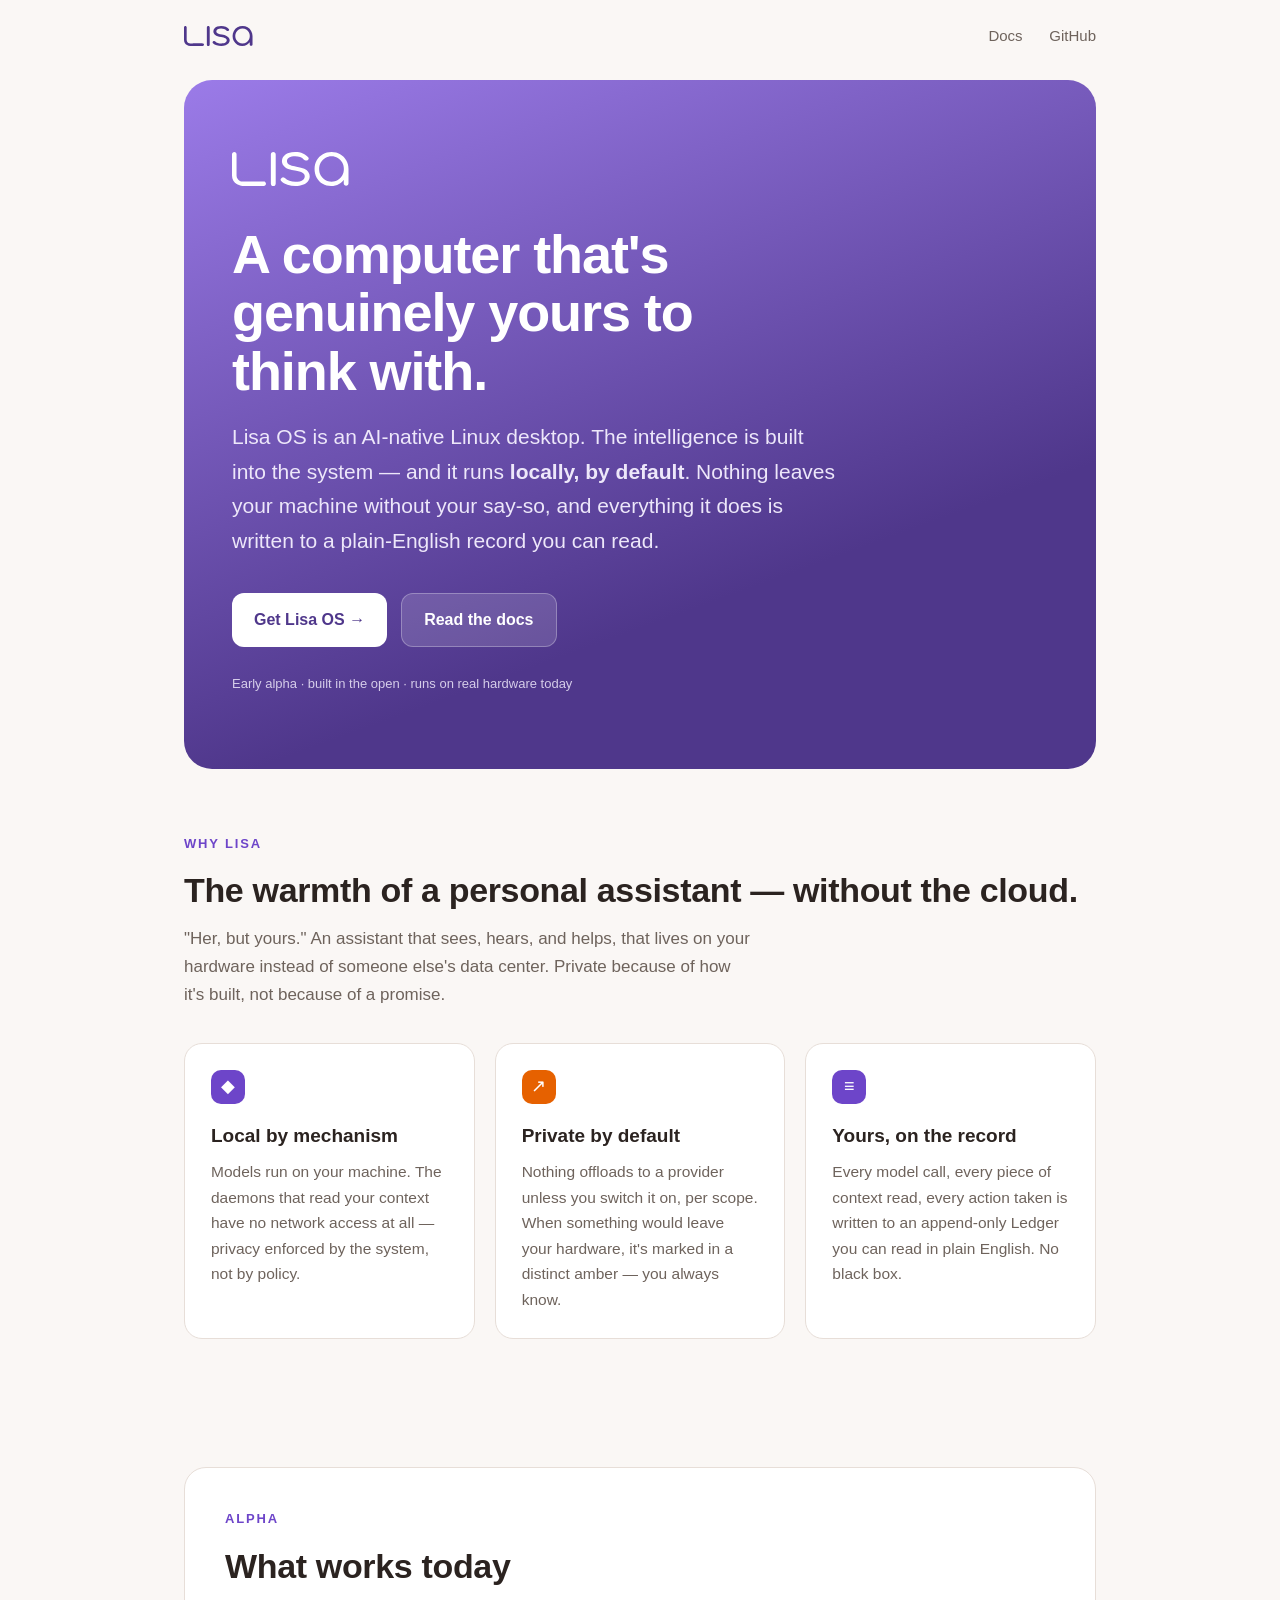
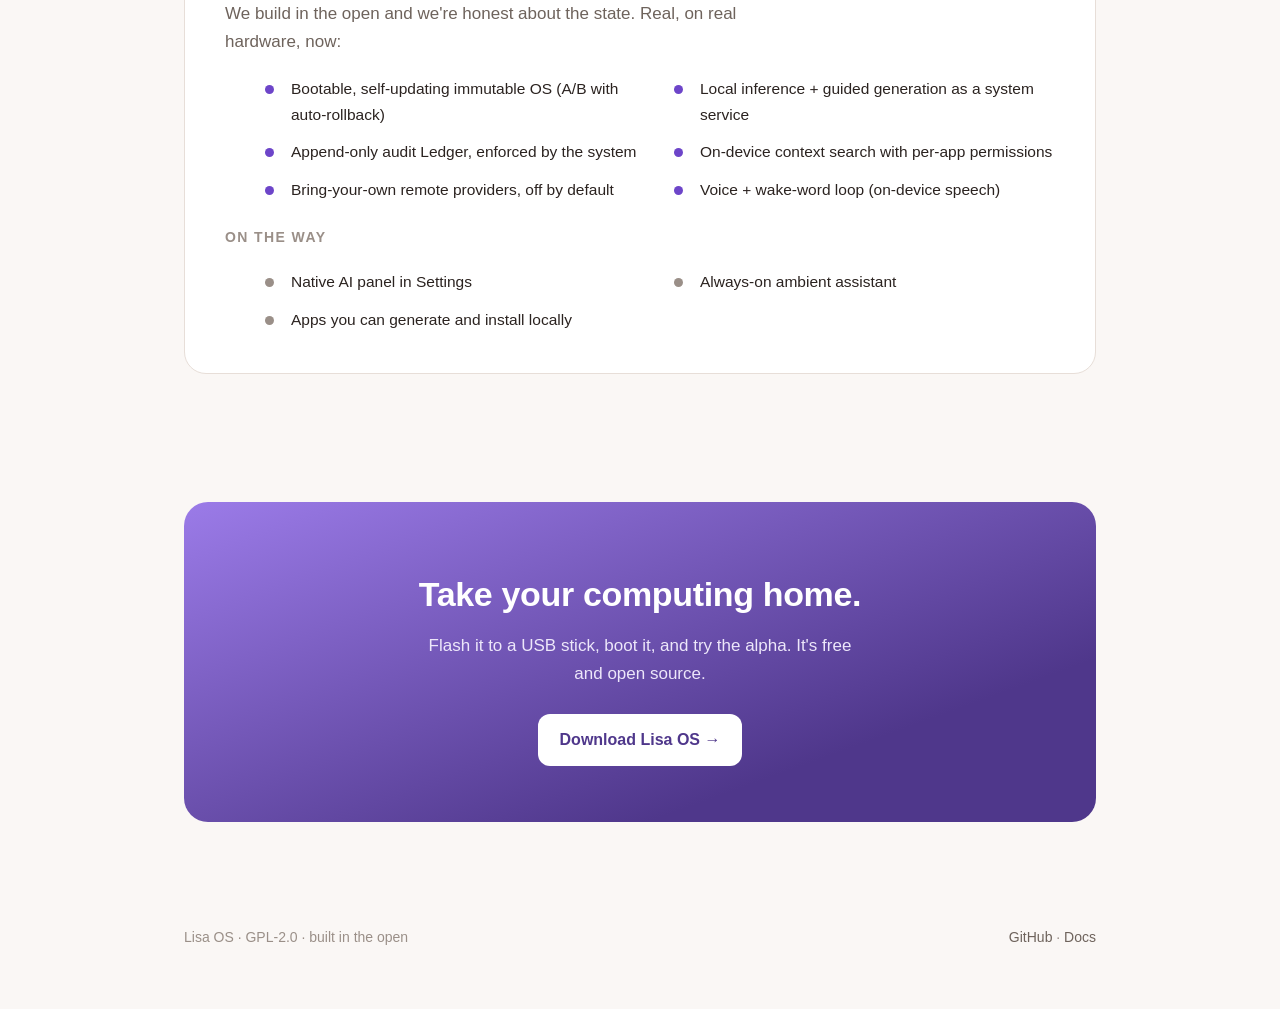
<file: web/app/public/index.html>
<!doctype html>
<html lang="en">
<head>
<meta charset="utf-8">
<meta name="viewport" content="width=device-width, initial-scale=1">
<title>Lisa OS — a computer that's genuinely yours to think with</title>
<meta name="description" content="An AI-native Linux desktop. Intelligence built in, running locally by default. Nothing leaves your machine without your say-so — and everything it does is on the record.">
<style>
  :root{
    --violet:#4F378B; --violet-ui:#6D45C9; --violet-lite:#9B7BE8;
    --ink:#2B2320; --ink2:#6E635C; --ink3:#9A8F88; --line:#E7DED8;
    --paper:#FAF7F5; --surface:#FFFFFF; --amber:#E66100;
  }
  @media (prefers-color-scheme: dark){
    :root{ --ink:#FFF1E9; --ink2:#B7ABA3; --ink3:#8B807A; --line:#3C3531;
           --paper:#161311; --surface:#211D1B; --violet-lite:#B79BF0; }
  }
  *{box-sizing:border-box;margin:0}
  html{scroll-behavior:smooth}
  body{font:17px/1.65 -apple-system,BlinkMacSystemFont,"Segoe UI",Cantarell,Inter,sans-serif;
       color:var(--ink);background:var(--paper);-webkit-font-smoothing:antialiased}
  .wrap{max-width:960px;margin:0 auto;padding:0 24px}
  a{color:var(--violet-ui);text-decoration:none} a:hover{text-decoration:underline}
  .nav{display:flex;align-items:center;justify-content:space-between;padding:22px 0}
  .brand{height:20px}
  .nav a.ghost{color:var(--ink2);font-size:15px;margin-left:22px}
  /* hero */
  .hero{background:linear-gradient(160deg,var(--violet-lite),var(--violet) 70%);color:#fff;
        border-radius:28px;padding:72px 48px;margin-top:8px;position:relative;overflow:hidden}
  .hero .mark{height:34px;margin-bottom:30px}
  .hero h1{font-size:clamp(32px,6vw,54px);line-height:1.08;letter-spacing:-.02em;font-weight:700;max-width:16ch}
  .hero p{font-size:clamp(17px,2.4vw,21px);margin-top:20px;max-width:52ch;color:#EDE7FA}
  .cta{display:flex;gap:14px;flex-wrap:wrap;margin-top:34px}
  .btn{display:inline-flex;align-items:center;gap:8px;padding:13px 22px;border-radius:12px;font-weight:600;font-size:16px}
  .btn.primary{background:#fff;color:var(--violet)}
  .btn.ghost{background:rgba(255,255,255,.14);color:#fff;border:1px solid rgba(255,255,255,.28)}
  .btn:hover{text-decoration:none;transform:translateY(-1px)}
  .alpha{display:inline-block;margin-top:26px;font-size:13px;color:#EDE7FA;opacity:.85}
  /* pillars */
  section{padding:64px 0}
  .eyebrow{font-size:13px;letter-spacing:.14em;text-transform:uppercase;color:var(--violet-ui);font-weight:700}
  h2{font-size:clamp(24px,4vw,34px);letter-spacing:-.01em;margin:8px 0 6px;font-weight:700}
  .lead{color:var(--ink2);max-width:60ch}
  .pillars{display:grid;grid-template-columns:repeat(auto-fit,minmax(240px,1fr));gap:20px;margin-top:34px}
  .card{background:var(--surface);border:1px solid var(--line);border-radius:18px;padding:26px}
  .card h3{font-size:19px;margin-bottom:8px}
  .card p{color:var(--ink2);font-size:15.5px}
  .dot{width:34px;height:34px;border-radius:10px;background:var(--violet-ui);display:flex;align-items:center;justify-content:center;color:#fff;margin-bottom:16px;font-size:18px}
  .dot.amber{background:var(--amber)}
  /* works today */
  .works{background:var(--surface);border:1px solid var(--line);border-radius:22px;padding:40px}
  .works ul{list-style:none;margin-top:20px;display:grid;grid-template-columns:repeat(auto-fit,minmax(260px,1fr));gap:12px 28px}
  .works li{padding-left:26px;position:relative;color:var(--ink);font-size:15.5px}
  .works li::before{content:"";position:absolute;left:0;top:9px;width:9px;height:9px;border-radius:50%;background:var(--violet-ui)}
  .works .soon li::before{background:var(--ink3)}
  .works h3{font-size:14px;letter-spacing:.1em;text-transform:uppercase;color:var(--ink3);margin:24px 0 6px}
  /* closing */
  .close{text-align:center;background:linear-gradient(160deg,var(--violet-lite),var(--violet) 75%);color:#fff;border-radius:24px;padding:56px 32px}
  .close h2{color:#fff} .close p{color:#EDE7FA;max-width:46ch;margin:10px auto 26px}
  footer{padding:40px 0 60px;color:var(--ink3);font-size:14px;display:flex;justify-content:space-between;flex-wrap:wrap;gap:10px}
  footer a{color:var(--ink2)}
</style>
</head>
<body>
<div class="wrap">
  <nav class="nav">
    <svg class="brand" viewBox="0 0 24 7" xmlns="http://www.w3.org/2000/svg" aria-label="Lisa">
      <g fill="#4F378B" class="wm"></g>
    </svg>
    <div>
      <a href="https://lisa-dev.common.al" class="ghost">Docs</a>
      <a href="https://github.com/Lisa-AgenticOS/lisa-os" class="ghost">GitHub</a>
    </div>
  </nav>

  <header class="hero">
    <svg class="mark" viewBox="0 0 24 7" xmlns="http://www.w3.org/2000/svg" aria-label="Lisa">
      <g fill="#FFFFFF" class="wm"></g>
    </svg>
    <h1>A computer that's genuinely yours to think with.</h1>
    <p>Lisa OS is an AI-native Linux desktop. The intelligence is built into the system — and it runs <strong>locally, by default</strong>. Nothing leaves your machine without your say-so, and everything it does is written to a plain-English record you can read.</p>
    <div class="cta">
      <a class="btn primary" href="https://github.com/Lisa-AgenticOS/lisa-os/releases/latest">Get Lisa OS →</a>
      <a class="btn ghost" href="https://lisa-dev.common.al">Read the docs</a>
    </div>
    <span class="alpha">Early alpha · built in the open · runs on real hardware today</span>
  </header>

  <section>
    <div class="eyebrow">Why Lisa</div>
    <h2>The warmth of a personal assistant — without the cloud.</h2>
    <p class="lead">"Her, but yours." An assistant that sees, hears, and helps, that lives on your hardware instead of someone else's data center. Private because of how it's built, not because of a promise.</p>
    <div class="pillars">
      <div class="card">
        <div class="dot">◆</div>
        <h3>Local by mechanism</h3>
        <p>Models run on your machine. The daemons that read your context have no network access at all — privacy enforced by the system, not by policy.</p>
      </div>
      <div class="card">
        <div class="dot amber">↗</div>
        <h3>Private by default</h3>
        <p>Nothing offloads to a provider unless you switch it on, per scope. When something would leave your hardware, it's marked in a distinct amber — you always know.</p>
      </div>
      <div class="card">
        <div class="dot">≡</div>
        <h3>Yours, on the record</h3>
        <p>Every model call, every piece of context read, every action taken is written to an append-only Ledger you can read in plain English. No black box.</p>
      </div>
    </div>
  </section>

  <section>
    <div class="works">
      <div class="eyebrow">Alpha</div>
      <h2>What works today</h2>
      <p class="lead">We build in the open and we're honest about the state. Real, on real hardware, now:</p>
      <ul>
        <li>Bootable, self-updating immutable OS (A/B with auto-rollback)</li>
        <li>Local inference + guided generation as a system service</li>
        <li>Append-only audit Ledger, enforced by the system</li>
        <li>On-device context search with per-app permissions</li>
        <li>Bring-your-own remote providers, off by default</li>
        <li>Voice + wake-word loop (on-device speech)</li>
      </ul>
      <h3>On the way</h3>
      <ul class="soon">
        <li>Native AI panel in Settings</li>
        <li>Always-on ambient assistant</li>
        <li>Apps you can generate and install locally</li>
      </ul>
    </div>
  </section>

  <section>
    <div class="close">
      <h2>Take your computing home.</h2>
      <p>Flash it to a USB stick, boot it, and try the alpha. It's free and open source.</p>
      <a class="btn primary" href="https://github.com/Lisa-AgenticOS/lisa-os/releases/latest">Download Lisa OS →</a>
    </div>
  </section>

  <footer>
    <span>Lisa OS · GPL-2.0 · built in the open</span>
    <span><a href="https://github.com/Lisa-AgenticOS/lisa-os">GitHub</a> · <a href="https://lisa-dev.common.al">Docs</a></span>
  </footer>
</div>

<script>
// Inject the "Lisa" wordmark paths into every .wm group (keeps markup tidy).
var WM='<path d="M20.3932 7C19.7481 7 19.17 6.84919 18.6589 6.54758C18.1478 6.23758 17.7415 5.81867 17.4399 5.29084C17.1466 4.76302 17 4.16816 17 3.50628C17 2.83603 17.1508 2.23698 17.4524 1.70916C17.7624 1.18133 18.1813 0.766607 18.7092 0.464991C19.237 0.154997 19.8318 0 20.4937 0C21.1556 0 21.7463 0.154997 22.2657 0.464991C22.7935 0.766607 23.2083 1.18133 23.5099 1.70916C23.8199 2.23698 23.9791 2.83603 23.9874 3.50628L23.5978 3.8079C23.5978 4.41113 23.4554 4.95571 23.1706 5.44165C22.8941 5.91921 22.5129 6.30042 22.0269 6.58528C21.5494 6.86176 21.0048 7 20.3932 7ZM20.4937 6.12029C20.9797 6.12029 21.4111 6.00718 21.7882 5.78097C22.1735 5.55476 22.4752 5.24476 22.693 4.85099C22.9192 4.44883 23.0323 4.0006 23.0323 3.50628C23.0323 3.00359 22.9192 2.55536 22.693 2.16158C22.4752 1.7678 22.1735 1.45781 21.7882 1.2316C21.4111 0.997008 20.9797 0.879713 20.4937 0.879713C20.0162 0.879713 19.5847 0.997008 19.1993 1.2316C18.8139 1.45781 18.5081 1.7678 18.2819 2.16158C18.0557 2.55536 17.9425 3.00359 17.9425 3.50628C17.9425 4.0006 18.0557 4.44883 18.2819 4.85099C18.5081 5.24476 18.8139 5.55476 19.1993 5.78097C19.5847 6.00718 20.0162 6.12029 20.4937 6.12029ZM23.4973 6.93716C23.3549 6.93716 23.2376 6.89527 23.1454 6.81149C23.0533 6.71933 23.0072 6.60203 23.0072 6.4596V4.31059L23.246 3.31777L23.9874 3.50628V6.4596C23.9874 6.60203 23.9414 6.71933 23.8492 6.81149C23.757 6.89527 23.6397 6.93716 23.4973 6.93716Z"/><path d="M13.0366 7C12.4944 7 11.9569 6.91622 11.4239 6.74865C10.891 6.58109 10.4591 6.32974 10.1283 5.99461C10.0272 5.89408 9.98586 5.78097 10.0042 5.6553C10.0226 5.52962 10.0915 5.42071 10.211 5.32855C10.3396 5.24476 10.4729 5.21125 10.6107 5.22801C10.7485 5.24476 10.8634 5.29922 10.9553 5.39138C11.1758 5.62597 11.4653 5.8061 11.8236 5.93178C12.1912 6.05745 12.5955 6.12029 13.0366 6.12029C13.7166 6.12029 14.2082 6.01556 14.5114 5.8061C14.8146 5.58827 14.9708 5.32855 14.98 5.02693C14.98 4.72531 14.8238 4.47816 14.5114 4.28546C14.199 4.08438 13.6844 3.92938 12.9677 3.82047C12.0396 3.68642 11.3596 3.45183 10.9277 3.1167C10.4958 2.78157 10.2799 2.3836 10.2799 1.9228C10.2799 1.49551 10.404 1.13944 10.6521 0.854578C10.9002 0.569719 11.231 0.356075 11.6445 0.213645C12.058 0.0712149 12.5128 0 13.009 0C13.6247 0 14.153 0.0963495 14.5941 0.289048C15.0444 0.481747 15.4073 0.741472 15.683 1.06822C15.7749 1.17714 15.8116 1.29025 15.7933 1.40754C15.7749 1.52484 15.7014 1.62119 15.5727 1.69659C15.4624 1.75524 15.3338 1.77618 15.1868 1.75943C15.0489 1.73429 14.9295 1.67145 14.8284 1.57092C14.5987 1.32795 14.3322 1.152 14.029 1.04309C13.7257 0.925793 13.3766 0.867146 12.9814 0.867146C12.4761 0.867146 12.0717 0.963495 11.7685 1.15619C11.4653 1.34051 11.3137 1.5751 11.3137 1.85996C11.3137 2.05266 11.3688 2.22023 11.4791 2.36266C11.5985 2.50509 11.7961 2.63076 12.0717 2.73968C12.3566 2.84859 12.7517 2.94075 13.2571 3.01616C13.9463 3.1167 14.4884 3.2675 14.8835 3.46858C15.2879 3.66128 15.5727 3.89168 15.7381 4.15978C15.9127 4.41951 16 4.70437 16 5.01436C16 5.40814 15.8714 5.75583 15.6141 6.05745C15.366 6.35069 15.0168 6.58109 14.5665 6.74865C14.1255 6.91622 13.6155 7 13.0366 7Z"/><path d="M8.50649 7C8.35065 7 8.22511 6.95734 8.12987 6.87203C8.04329 6.77818 8 6.65448 8 6.50091V0.499086C8 0.345521 8.04329 0.226082 8.12987 0.140768C8.22511 0.0469228 8.35065 0 8.50649 0C8.65368 0 8.77056 0.0469228 8.85714 0.140768C8.95238 0.226082 9 0.345521 9 0.499086V6.50091C9 6.65448 8.95238 6.77818 8.85714 6.87203C8.77056 6.95734 8.65368 7 8.50649 7Z"/><path d="M3.14827 7C2.69853 7 2.58746 6.9825 2.16771 6.9825C1.74196 6.9825 1.36718 6.83375 1.04338 6.65875C0.71957 6.47792 0.464722 6.23 0.278833 5.915C0.0929441 5.59417 0 5.22958 0 4.82125V0.455C0 0.320833 0.0449729 0.212917 0.134919 0.13125C0.224865 0.04375 0.338797 0 0.476715 0C0.608636 0 0.71957 0.04375 0.809516 0.13125C0.893466 0.212917 0.935441 0.320833 0.935441 0.455V4.82125C0.935441 5.07208 1.00659 5.28576 1.11453 5.47826C1.21646 5.67076 1.3588 5.80417 1.54469 5.915C1.73058 6.02 1.92785 6.09875 2.16771 6.09875H2.93232C3.41719 6.09875 3.83178 6.0725 3.95778 6.0725C4.08377 6.0725 6.27221 6.09875 6.53005 6.09875C6.66797 6.09875 6.7789 6.11625 6.86285 6.20375C6.9528 6.28542 7 6.40931 7 6.54348C7 6.67181 6.9528 6.76375 6.86285 6.85125C6.7789 6.93875 6.66797 6.9825 6.53005 6.9825C6.1103 6.9825 4.94716 7 4.49746 7H3.14827Z"/>';
document.querySelectorAll('.wm').forEach(function(g){ g.innerHTML = WM; });
</script>
</body>
</html>
</file>
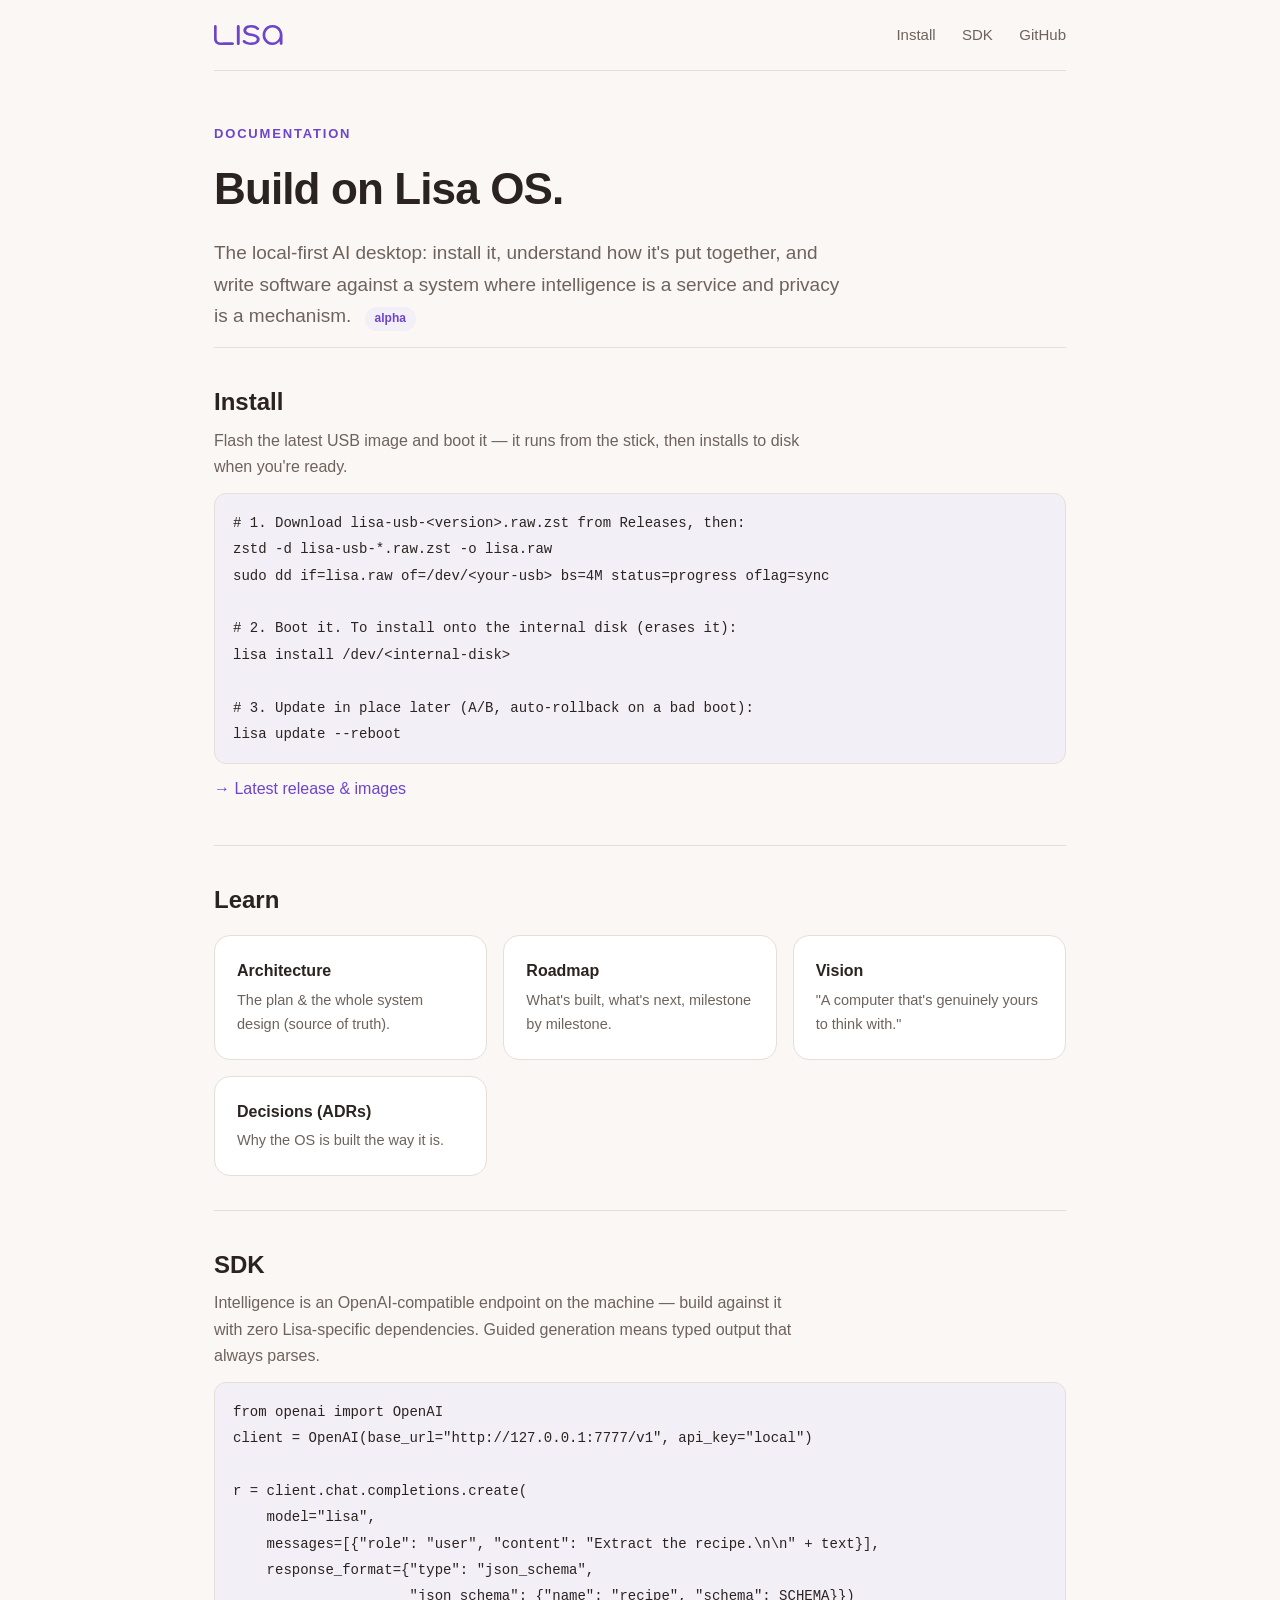
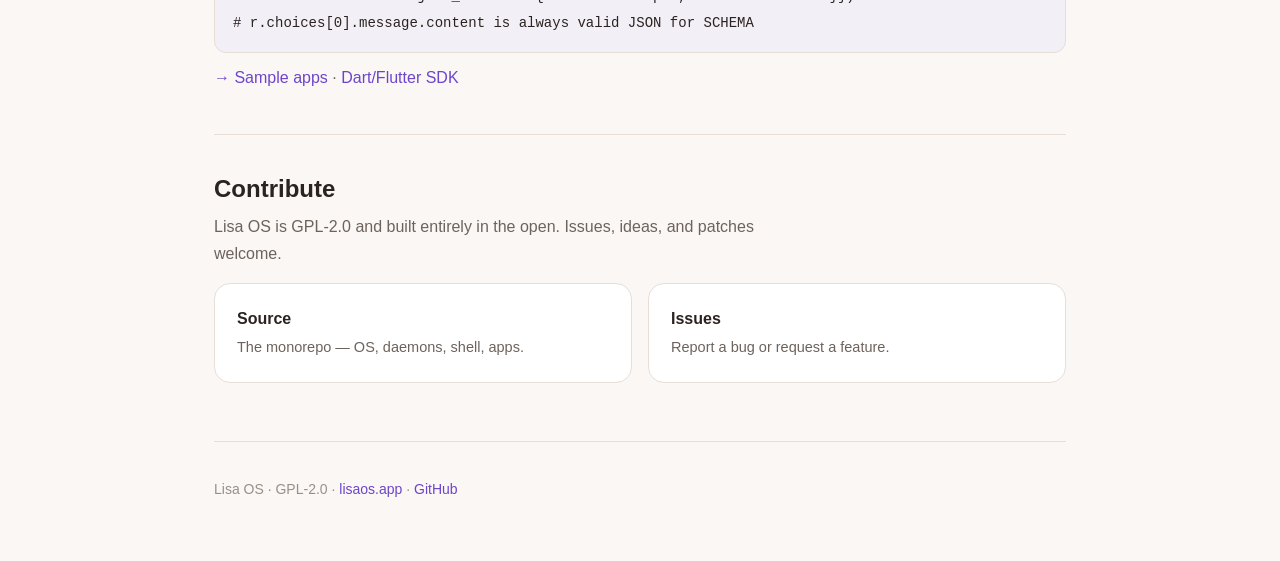
<file: web/dev/public/index.html>
<!doctype html>
<html lang="en">
<head>
<meta charset="utf-8">
<meta name="viewport" content="width=device-width, initial-scale=1">
<title>Lisa OS — docs, downloads &amp; SDK</title>
<meta name="description" content="Install Lisa OS, read the architecture, and build on the local-first AI SDK.">
<style>
  :root{
    --violet:#4F378B; --violet-ui:#6D45C9; --violet-lite:#9B7BE8;
    --ink:#2B2320; --ink2:#6E635C; --ink3:#9A8F88; --line:#E7DED8;
    --paper:#FAF7F5; --surface:#FFFFFF; --code:#F3EFF6;
  }
  @media (prefers-color-scheme: dark){
    :root{ --ink:#FFF1E9; --ink2:#B7ABA3; --ink3:#8B807A; --line:#3C3531;
           --paper:#161311; --surface:#211D1B; --code:#241F2E; --violet-lite:#B79BF0; }
  }
  *{box-sizing:border-box;margin:0}
  body{font:16px/1.65 -apple-system,BlinkMacSystemFont,"Segoe UI",Cantarell,Inter,sans-serif;
       color:var(--ink);background:var(--paper);-webkit-font-smoothing:antialiased}
  .wrap{max-width:900px;margin:0 auto;padding:0 24px}
  a{color:var(--violet-ui);text-decoration:none} a:hover{text-decoration:underline}
  code,kbd{font-family:"JetBrains Mono",ui-monospace,Menlo,monospace;font-size:.9em}
  .nav{display:flex;align-items:center;justify-content:space-between;padding:22px 0;border-bottom:1px solid var(--line)}
  .brand{height:20px}
  .nav a{color:var(--ink2);font-size:15px;margin-left:22px}
  header.top{padding:52px 0 8px}
  .eyebrow{font-size:13px;letter-spacing:.14em;text-transform:uppercase;color:var(--violet-ui);font-weight:700}
  h1{font-size:clamp(30px,5vw,44px);letter-spacing:-.02em;margin:8px 0 12px;font-weight:700}
  .lead{font-size:19px;color:var(--ink2);max-width:60ch}
  section{padding:34px 0;border-top:1px solid var(--line)}
  h2{font-size:24px;margin-bottom:6px} h3{font-size:16px;margin:18px 0 6px}
  p{color:var(--ink2);max-width:66ch;margin-bottom:8px}
  pre{background:var(--code);border:1px solid var(--line);border-radius:12px;padding:16px 18px;overflow-x:auto;margin:12px 0;color:var(--ink)}
  pre code{color:var(--ink);font-size:14px;line-height:1.7}
  .grid{display:grid;grid-template-columns:repeat(auto-fit,minmax(220px,1fr));gap:16px;margin-top:16px}
  .card{background:var(--surface);border:1px solid var(--line);border-radius:16px;padding:22px;display:block}
  .card:hover{border-color:var(--violet-lite);text-decoration:none}
  .card h3{margin:0 0 4px;color:var(--ink)} .card p{margin:0;font-size:14.5px}
  .pill{display:inline-block;background:var(--code);color:var(--violet-ui);border-radius:999px;padding:2px 10px;font-size:12px;font-weight:600;margin-left:8px}
  footer{padding:36px 0 60px;color:var(--ink3);font-size:14px;border-top:1px solid var(--line);margin-top:24px}
</style>
</head>
<body>
<div class="wrap">
  <nav class="nav">
    <svg class="brand" viewBox="0 0 24 7" xmlns="http://www.w3.org/2000/svg" aria-label="Lisa"><g fill="#6D45C9" class="wm"></g></svg>
    <div>
      <a href="#install">Install</a>
      <a href="#sdk">SDK</a>
      <a href="https://github.com/Lisa-AgenticOS/lisa-os">GitHub</a>
    </div>
  </nav>

  <header class="top">
    <div class="eyebrow">Documentation</div>
    <h1>Build on Lisa OS.</h1>
    <p class="lead">The local-first AI desktop: install it, understand how it's put together, and write software against a system where intelligence is a service and privacy is a mechanism. <span class="pill">alpha</span></p>
  </header>

  <section id="install">
    <h2>Install</h2>
    <p>Flash the latest USB image and boot it — it runs from the stick, then installs to disk when you're ready.</p>
    <pre><code># 1. Download lisa-usb-&lt;version&gt;.raw.zst from Releases, then:
zstd -d lisa-usb-*.raw.zst -o lisa.raw
sudo dd if=lisa.raw of=/dev/&lt;your-usb&gt; bs=4M status=progress oflag=sync

# 2. Boot it. To install onto the internal disk (erases it):
lisa install /dev/&lt;internal-disk&gt;

# 3. Update in place later (A/B, auto-rollback on a bad boot):
lisa update --reboot</code></pre>
    <p><a href="https://github.com/Lisa-AgenticOS/lisa-os/releases/latest">→ Latest release &amp; images</a></p>
  </section>

  <section id="learn">
    <h2>Learn</h2>
    <div class="grid">
      <a class="card" href="https://github.com/Lisa-AgenticOS/lisa-os/blob/main/docs/PLAN.md"><h3>Architecture</h3><p>The plan &amp; the whole system design (source of truth).</p></a>
      <a class="card" href="https://github.com/Lisa-AgenticOS/lisa-os/blob/main/docs/ROADMAP.md"><h3>Roadmap</h3><p>What's built, what's next, milestone by milestone.</p></a>
      <a class="card" href="https://github.com/Lisa-AgenticOS/lisa-os/blob/main/docs/VISION.md"><h3>Vision</h3><p>"A computer that's genuinely yours to think with."</p></a>
      <a class="card" href="https://github.com/Lisa-AgenticOS/lisa-os/tree/main/docs/adr"><h3>Decisions (ADRs)</h3><p>Why the OS is built the way it is.</p></a>
    </div>
  </section>

  <section id="sdk">
    <h2>SDK</h2>
    <p>Intelligence is an OpenAI-compatible endpoint on the machine — build against it with zero Lisa-specific dependencies. Guided generation means typed output that always parses.</p>
    <pre><code>from openai import OpenAI
client = OpenAI(base_url="http://127.0.0.1:7777/v1", api_key="local")

r = client.chat.completions.create(
    model="lisa",
    messages=[{"role": "user", "content": "Extract the recipe.\n\n" + text}],
    response_format={"type": "json_schema",
                     "json_schema": {"name": "recipe", "schema": SCHEMA}})
# r.choices[0].message.content is always valid JSON for SCHEMA</code></pre>
    <p><a href="https://github.com/Lisa-AgenticOS/lisa-os/tree/main/docs/sdk/samples">→ Sample apps</a> · <a href="https://github.com/Lisa-AgenticOS/lisa-os/tree/main/libs/lisa_flutter">Dart/Flutter SDK</a></p>
  </section>

  <section id="contribute">
    <h2>Contribute</h2>
    <p>Lisa OS is GPL-2.0 and built entirely in the open. Issues, ideas, and patches welcome.</p>
    <div class="grid">
      <a class="card" href="https://github.com/Lisa-AgenticOS/lisa-os"><h3>Source</h3><p>The monorepo — OS, daemons, shell, apps.</p></a>
      <a class="card" href="https://github.com/Lisa-AgenticOS/lisa-os/issues"><h3>Issues</h3><p>Report a bug or request a feature.</p></a>
    </div>
  </section>

  <footer>Lisa OS · GPL-2.0 · <a href="https://lisa-app.common.al">lisaos.app</a> · <a href="https://github.com/Lisa-AgenticOS/lisa-os">GitHub</a></footer>
</div>
<script>
var WM='<path d="M20.3932 7C19.7481 7 19.17 6.84919 18.6589 6.54758C18.1478 6.23758 17.7415 5.81867 17.4399 5.29084C17.1466 4.76302 17 4.16816 17 3.50628C17 2.83603 17.1508 2.23698 17.4524 1.70916C17.7624 1.18133 18.1813 0.766607 18.7092 0.464991C19.237 0.154997 19.8318 0 20.4937 0C21.1556 0 21.7463 0.154997 22.2657 0.464991C22.7935 0.766607 23.2083 1.18133 23.5099 1.70916C23.8199 2.23698 23.9791 2.83603 23.9874 3.50628L23.5978 3.8079C23.5978 4.41113 23.4554 4.95571 23.1706 5.44165C22.8941 5.91921 22.5129 6.30042 22.0269 6.58528C21.5494 6.86176 21.0048 7 20.3932 7ZM20.4937 6.12029C20.9797 6.12029 21.4111 6.00718 21.7882 5.78097C22.1735 5.55476 22.4752 5.24476 22.693 4.85099C22.9192 4.44883 23.0323 4.0006 23.0323 3.50628C23.0323 3.00359 22.9192 2.55536 22.693 2.16158C22.4752 1.7678 22.1735 1.45781 21.7882 1.2316C21.4111 0.997008 20.9797 0.879713 20.4937 0.879713C20.0162 0.879713 19.5847 0.997008 19.1993 1.2316C18.8139 1.45781 18.5081 1.7678 18.2819 2.16158C18.0557 2.55536 17.9425 3.00359 17.9425 3.50628C17.9425 4.0006 18.0557 4.44883 18.2819 4.85099C18.5081 5.24476 18.8139 5.55476 19.1993 5.78097C19.5847 6.00718 20.0162 6.12029 20.4937 6.12029ZM23.4973 6.93716C23.3549 6.93716 23.2376 6.89527 23.1454 6.81149C23.0533 6.71933 23.0072 6.60203 23.0072 6.4596V4.31059L23.246 3.31777L23.9874 3.50628V6.4596C23.9874 6.60203 23.9414 6.71933 23.8492 6.81149C23.757 6.89527 23.6397 6.93716 23.4973 6.93716Z"/><path d="M13.0366 7C12.4944 7 11.9569 6.91622 11.4239 6.74865C10.891 6.58109 10.4591 6.32974 10.1283 5.99461C10.0272 5.89408 9.98586 5.78097 10.0042 5.6553C10.0226 5.52962 10.0915 5.42071 10.211 5.32855C10.3396 5.24476 10.4729 5.21125 10.6107 5.22801C10.7485 5.24476 10.8634 5.29922 10.9553 5.39138C11.1758 5.62597 11.4653 5.8061 11.8236 5.93178C12.1912 6.05745 12.5955 6.12029 13.0366 6.12029C13.7166 6.12029 14.2082 6.01556 14.5114 5.8061C14.8146 5.58827 14.9708 5.32855 14.98 5.02693C14.98 4.72531 14.8238 4.47816 14.5114 4.28546C14.199 4.08438 13.6844 3.92938 12.9677 3.82047C12.0396 3.68642 11.3596 3.45183 10.9277 3.1167C10.4958 2.78157 10.2799 2.3836 10.2799 1.9228C10.2799 1.49551 10.404 1.13944 10.6521 0.854578C10.9002 0.569719 11.231 0.356075 11.6445 0.213645C12.058 0.0712149 12.5128 0 13.009 0C13.6247 0 14.153 0.0963495 14.5941 0.289048C15.0444 0.481747 15.4073 0.741472 15.683 1.06822C15.7749 1.17714 15.8116 1.29025 15.7933 1.40754C15.7749 1.52484 15.7014 1.62119 15.5727 1.69659C15.4624 1.75524 15.3338 1.77618 15.1868 1.75943C15.0489 1.73429 14.9295 1.67145 14.8284 1.57092C14.5987 1.32795 14.3322 1.152 14.029 1.04309C13.7257 0.925793 13.3766 0.867146 12.9814 0.867146C12.4761 0.867146 12.0717 0.963495 11.7685 1.15619C11.4653 1.34051 11.3137 1.5751 11.3137 1.85996C11.3137 2.05266 11.3688 2.22023 11.4791 2.36266C11.5985 2.50509 11.7961 2.63076 12.0717 2.73968C12.3566 2.84859 12.7517 2.94075 13.2571 3.01616C13.9463 3.1167 14.4884 3.2675 14.8835 3.46858C15.2879 3.66128 15.5727 3.89168 15.7381 4.15978C15.9127 4.41951 16 4.70437 16 5.01436C16 5.40814 15.8714 5.75583 15.6141 6.05745C15.366 6.35069 15.0168 6.58109 14.5665 6.74865C14.1255 6.91622 13.6155 7 13.0366 7Z"/><path d="M8.50649 7C8.35065 7 8.22511 6.95734 8.12987 6.87203C8.04329 6.77818 8 6.65448 8 6.50091V0.499086C8 0.345521 8.04329 0.226082 8.12987 0.140768C8.22511 0.0469228 8.35065 0 8.50649 0C8.65368 0 8.77056 0.0469228 8.85714 0.140768C8.95238 0.226082 9 0.345521 9 0.499086V6.50091C9 6.65448 8.95238 6.77818 8.85714 6.87203C8.77056 6.95734 8.65368 7 8.50649 7Z"/><path d="M3.14827 7C2.69853 7 2.58746 6.9825 2.16771 6.9825C1.74196 6.9825 1.36718 6.83375 1.04338 6.65875C0.71957 6.47792 0.464722 6.23 0.278833 5.915C0.0929441 5.59417 0 5.22958 0 4.82125V0.455C0 0.320833 0.0449729 0.212917 0.134919 0.13125C0.224865 0.04375 0.338797 0 0.476715 0C0.608636 0 0.71957 0.04375 0.809516 0.13125C0.893466 0.212917 0.935441 0.320833 0.935441 0.455V4.82125C0.935441 5.07208 1.00659 5.28576 1.11453 5.47826C1.21646 5.67076 1.3588 5.80417 1.54469 5.915C1.73058 6.02 1.92785 6.09875 2.16771 6.09875H2.93232C3.41719 6.09875 3.83178 6.0725 3.95778 6.0725C4.08377 6.0725 6.27221 6.09875 6.53005 6.09875C6.66797 6.09875 6.7789 6.11625 6.86285 6.20375C6.9528 6.28542 7 6.40931 7 6.54348C7 6.67181 6.9528 6.76375 6.86285 6.85125C6.7789 6.93875 6.66797 6.9825 6.53005 6.9825C6.1103 6.9825 4.94716 7 4.49746 7H3.14827Z"/>';
document.querySelectorAll('.wm').forEach(function(g){ g.innerHTML = WM; });
</script>
</body>
</html>
</file>
